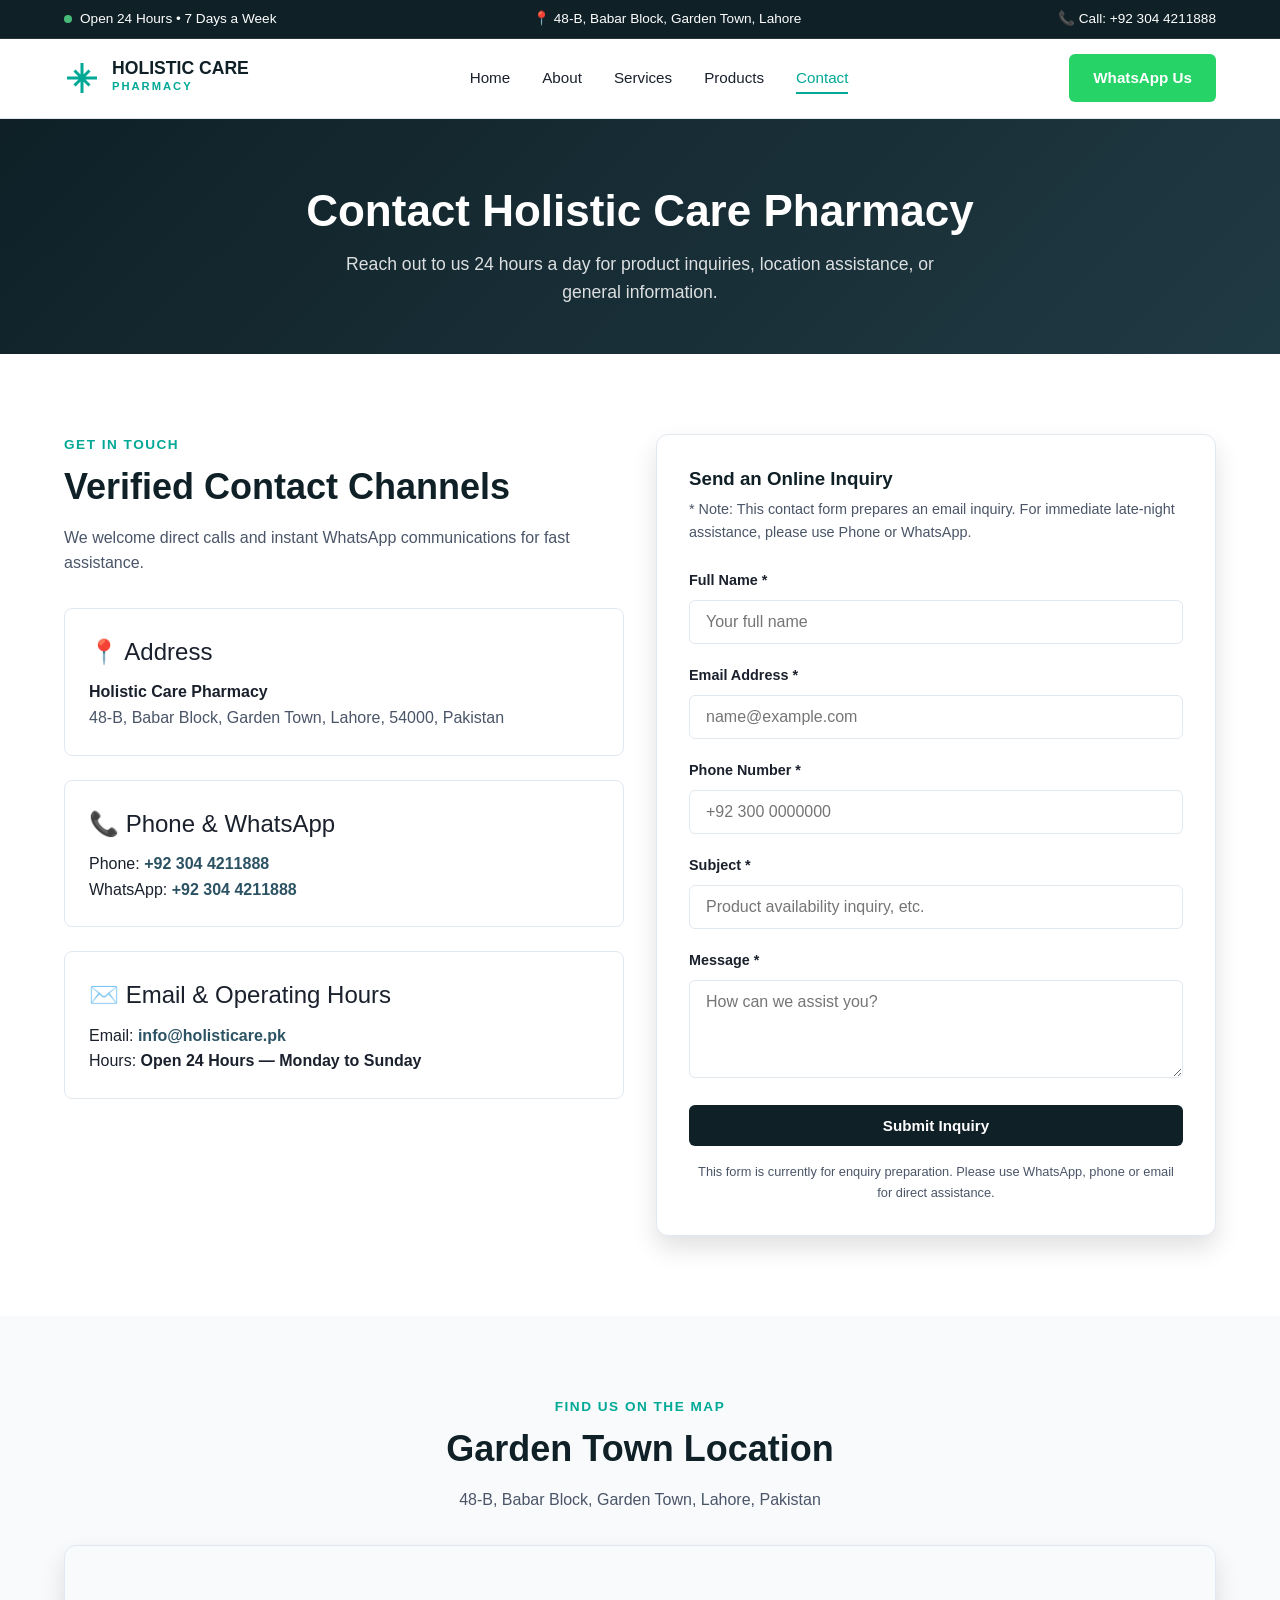
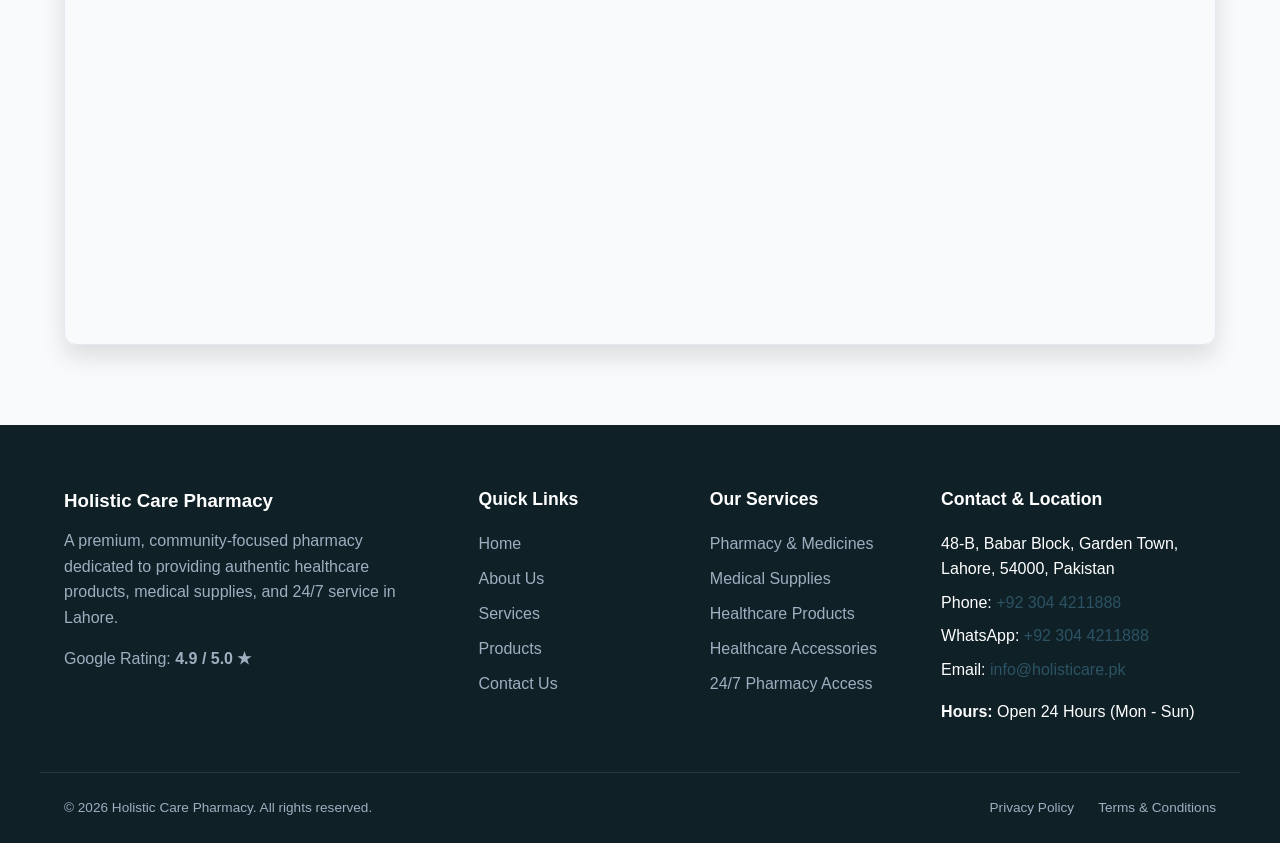
<file: contact.html>
<!DOCTYPE html>
<html lang="en">
<head>
  <meta charset="UTF-8">
  <meta name="viewport" content="width=device-width, initial-scale=1.0">
  <title>Contact Us | Holistic Care Pharmacy Garden Town Lahore</title>
  <meta name="description" content="Contact Holistic Care Pharmacy in Babar Block, Garden Town, Lahore. Call +92 304 4211888 or WhatsApp us 24/7. Address, map location, and direct inquiry form.">
  <link rel="canonical" href="https://holisticare.pk/contact.html">
  <meta name="robots" content="index, follow">

  <meta property="og:type" content="website">
  <meta property="og:title" content="Contact Us | Holistic Care Pharmacy Lahore">
  <meta property="og:description" content="24/7 Phone and WhatsApp contact details for Holistic Care Pharmacy in Babar Block, Garden Town, Lahore.">
  <meta property="og:url" content="https://holisticare.pk/contact.html">

  <link rel="stylesheet" href="style.css">
</head>
<body>

  <!-- Announcement Bar -->
  <div class="announcement-bar">
    <div class="container announcement-content">
      <div class="announcement-item">
        <span class="badge-dot"></span>
        <span>Open 24 Hours • 7 Days a Week</span>
      </div>
      <div class="announcement-item">
        <span>📍 48-B, Babar Block, Garden Town, Lahore</span>
      </div>
      <div class="announcement-item">
        <span>📞 Call: +92 304 4211888</span>
      </div>
    </div>
  </div>

  <!-- Header -->
  <header class="site-header">
    <div class="container header-container">
      <a href="index.html" class="logo" aria-label="Holistic Care Pharmacy Home">
        <svg class="logo-icon" width="36" height="36" viewBox="0 0 24 24" fill="none" stroke="currentColor" stroke-width="2">
          <path d="M12 2v20M2 12h20M7 7l10 10M17 7L7 17"/>
        </svg>
        <div class="logo-text">
          <span class="brand-name">HOLISTIC CARE</span>
          <span class="brand-sub">PHARMACY</span>
        </div>
      </a>

      <nav class="desktop-nav" aria-label="Main Navigation">
        <a href="index.html" class="nav-link">Home</a>
        <a href="about.html" class="nav-link">About</a>
        <a href="services.html" class="nav-link">Services</a>
        <a href="products.html" class="nav-link">Products</a>
        <a href="contact.html" class="nav-link active">Contact</a>
      </nav>

      <div class="header-actions">
        <a href="https://wa.me/923044211888" target="_blank" rel="noopener noreferrer" class="btn btn-whatsapp header-btn">WhatsApp Us</a>
        <button class="hamburger-btn" id="hamburgerBtn" aria-label="Open navigation" aria-expanded="false" aria-controls="mobileNavMenu">
          <span class="hamburger-bar"></span>
          <span class="hamburger-bar"></span>
          <span class="hamburger-bar"></span>
        </button>
      </div>
    </div>
  </header>

  <!-- Mobile Nav -->
  <div class="mobile-nav-overlay" id="mobileNavMenu" role="dialog" aria-modal="true" aria-label="Mobile Navigation">
    <div class="mobile-nav-header">
      <div class="logo-text">
        <span class="brand-name">HOLISTIC CARE</span>
        <span class="brand-sub">PHARMACY</span>
      </div>
      <button class="close-btn" id="closeNavBtn" aria-label="Close navigation">&times;</button>
    </div>
    <nav class="mobile-nav-links">
      <a href="index.html" class="mobile-nav-link">Home</a>
      <a href="about.html" class="mobile-nav-link">About</a>
      <a href="services.html" class="mobile-nav-link">Services</a>
      <a href="products.html" class="mobile-nav-link">Products</a>
      <a href="contact.html" class="mobile-nav-link active">Contact</a>
    </nav>
    <div class="mobile-nav-footer">
      <a href="tel:+923044211888" class="btn btn-primary" style="width:100%; text-align:center;">Call +92 304 4211888</a>
      <a href="https://wa.me/923044211888" target="_blank" rel="noopener noreferrer" class="btn btn-whatsapp" style="width:100%; text-align:center;">WhatsApp Us</a>
    </div>
  </div>

  <main>
    <!-- Page Header -->
    <section class="page-header">
      <div class="container">
        <h1>Contact Holistic Care Pharmacy</h1>
        <p>Reach out to us 24 hours a day for product inquiries, location assistance, or general information.</p>
      </div>
    </section>

    <!-- Main Contact Info & Form Grid -->
    <section class="section-padding">
      <div class="container">
        <div class="grid grid-2">
          
          <!-- Contact Details Column -->
          <div>
            <span class="section-subtitle">GET IN TOUCH</span>
            <h2 class="section-title">Verified Contact Channels</h2>
            <p class="text-muted" style="margin-bottom: 2rem;">
              We welcome direct calls and instant WhatsApp communications for fast assistance.
            </p>

            <div style="display:flex; flex-direction:column; gap:1.5rem;">
              
              <div class="contact-info-card" style="padding:1.5rem; background:#ffffff; border-radius:8px; border:1px solid var(--neutral-border);">
                <div style="font-size:1.5rem; margin-bottom:0.5rem;">📍 Address</div>
                <p><strong>Holistic Care Pharmacy</strong></p>
                <p class="text-muted">48-B, Babar Block, Garden Town, Lahore, 54000, Pakistan</p>
              </div>

              <div class="contact-info-card" style="padding:1.5rem; background:#ffffff; border-radius:8px; border:1px solid var(--neutral-border);">
                <div style="font-size:1.5rem; margin-bottom:0.5rem;">📞 Phone & WhatsApp</div>
                <p>Phone: <a href="tel:+923044211888" style="color:var(--accent-teal); font-weight:600;">+92 304 4211888</a></p>
                <p>WhatsApp: <a href="https://wa.me/923044211888" style="color:var(--accent-teal); font-weight:600;">+92 304 4211888</a></p>
              </div>

              <div class="contact-info-card" style="padding:1.5rem; background:#ffffff; border-radius:8px; border:1px solid var(--neutral-border);">
                <div style="font-size:1.5rem; margin-bottom:0.5rem;">✉️ Email & Operating Hours</div>
                <p>Email: <a href="mailto:info@holisticare.pk" style="color:var(--accent-teal); font-weight:600;">info@holisticare.pk</a></p>
                <p>Hours: <strong>Open 24 Hours — Monday to Sunday</strong></p>
              </div>

            </div>
          </div>

          <!-- Contact Form Column -->
          <div>
            <div style="background:#ffffff; padding:2rem; border-radius:12px; border:1px solid var(--neutral-border);" class="shadow-lg">
              <h3 style="color:var(--primary-navy); margin-bottom:0.5rem;">Send an Online Inquiry</h3>
              <p class="text-muted" style="font-size:0.9rem; margin-bottom:1.5rem;">
                * Note: This contact form prepares an email inquiry. For immediate late-night assistance, please use Phone or WhatsApp.
              </p>

              <div id="formFeedback" class="form-feedback"></div>

              <form id="contactForm" novalidate>
                <div class="form-group">
                  <label for="fullName">Full Name *</label>
                  <input type="text" id="fullName" class="form-control" placeholder="Your full name" required>
                </div>

                <div class="form-group">
                  <label for="emailAddress">Email Address *</label>
                  <input type="email" id="emailAddress" class="form-control" placeholder="name@example.com" required>
                </div>

                <div class="form-group">
                  <label for="phoneNumber">Phone Number *</label>
                  <input type="tel" id="phoneNumber" class="form-control" placeholder="+92 300 0000000" required>
                </div>

                <div class="form-group">
                  <label for="subject">Subject *</label>
                  <input type="text" id="subject" class="form-control" placeholder="Product availability inquiry, etc." required>
                </div>

                <div class="form-group">
                  <label for="message">Message *</label>
                  <textarea id="message" class="form-control" rows="4" placeholder="How can we assist you?" required></textarea>
                </div>

                <button type="submit" class="btn btn-primary" style="width:100%;">Submit Inquiry</button>
              </form>

              <p class="text-muted text-center" style="font-size:0.8rem; margin-top:1rem;">
                This form is currently for enquiry preparation. Please use WhatsApp, phone or email for direct assistance.
              </p>
            </div>
          </div>

        </div>
      </div>
    </section>

    <!-- Google Map Embed Section -->
    <section class="section-padding bg-light">
      <div class="container">
        <div class="text-center" style="max-width:700px; margin:0 auto 2rem;">
          <span class="section-subtitle">FIND US ON THE MAP</span>
          <h2 class="section-title">Garden Town Location</h2>
          <p class="text-muted">48-B, Babar Block, Garden Town, Lahore, Pakistan</p>
        </div>

        <div style="width:100%; height:400px; border-radius:12px; overflow:hidden; border:1px solid var(--neutral-border);" class="shadow-lg">
          <iframe 
            title="Holistic Care Pharmacy Location Map" 
            src="https://www.google.com/maps/embed?pb=!1m18!1m12!1m3!1d3402.571439243764!2d74.3188!3d31.5033!2m3!1f0!2f0!3f0!3m2!1i1024!2i768!4f13.1!3m3!1m2!1s0x0%3A0x0!2zMzHCsDMwJzExLjkiTiA3NMKwMTknMDcuNyJF!5e0!3m2!1sen!2spk!4v1680000000000!5m2!1sen!2spk" 
            width="100%" 
            height="100%" 
            style="border:0;" 
            allowfullscreen="" 
            loading="lazy" 
            referrerpolicy="no-referrer-when-downgrade">
          </iframe>
        </div>
      </div>
    </section>
  </main>

  <!-- Footer -->
  <footer class="site-footer">
    <div class="container footer-grid">
      <div class="footer-col">
        <h3>Holistic Care Pharmacy</h3>
        <p class="text-muted" style="color: #a0aec0; margin-bottom: 1rem;">
          A premium, community-focused pharmacy dedicated to providing authentic healthcare products, medical supplies, and 24/7 service in Lahore.
        </p>
        <p class="text-muted" style="color: #a0aec0;">Google Rating: <strong>4.9 / 5.0 ★</strong></p>
      </div>

      <div class="footer-col">
        <h4>Quick Links</h4>
        <ul class="footer-links">
          <li><a href="index.html">Home</a></li>
          <li><a href="about.html">About Us</a></li>
          <li><a href="services.html">Services</a></li>
          <li><a href="products.html">Products</a></li>
          <li><a href="contact.html">Contact Us</a></li>
        </ul>
      </div>

      <div class="footer-col">
        <h4>Our Services</h4>
        <ul class="footer-links">
          <li><a href="services.html">Pharmacy & Medicines</a></li>
          <li><a href="services.html">Medical Supplies</a></li>
          <li><a href="services.html">Healthcare Products</a></li>
          <li><a href="services.html">Healthcare Accessories</a></li>
          <li><a href="services.html">24/7 Pharmacy Access</a></li>
        </ul>
      </div>

      <div class="footer-col">
        <h4>Contact & Location</h4>
        <p style="margin-bottom:0.5rem;">48-B, Babar Block, Garden Town, Lahore, 54000, Pakistan</p>
        <p style="margin-bottom:0.5rem;">Phone: <a href="tel:+923044211888" style="color:var(--accent-teal);">+92 304 4211888</a></p>
        <p style="margin-bottom:0.5rem;">WhatsApp: <a href="https://wa.me/923044211888" style="color:var(--accent-teal);">+92 304 4211888</a></p>
        <p style="margin-bottom:0.5rem;">Email: <a href="mailto:info@holisticare.pk" style="color:var(--accent-teal);">info@holisticare.pk</a></p>
        <p style="margin-top:1rem;"><strong>Hours:</strong> Open 24 Hours (Mon - Sun)</p>
      </div>
    </div>

    <div class="footer-bottom">
      <div class="container footer-bottom-content">
        <p>&copy; 2026 Holistic Care Pharmacy. All rights reserved.</p>
        <div class="legal-links">
          <a href="privacy-policy.html">Privacy Policy</a>
          <a href="terms.html">Terms & Conditions</a>
        </div>
      </div>
    </div>
  </footer>

  <script src="https://cdnjs.cloudflare.com/ajax/libs/gsap/3.12.2/gsap.min.js" defer></script>
  <script src="main.js" defer></script>
  <script src="animations.js" defer></script>
</body>
</html>
</file>
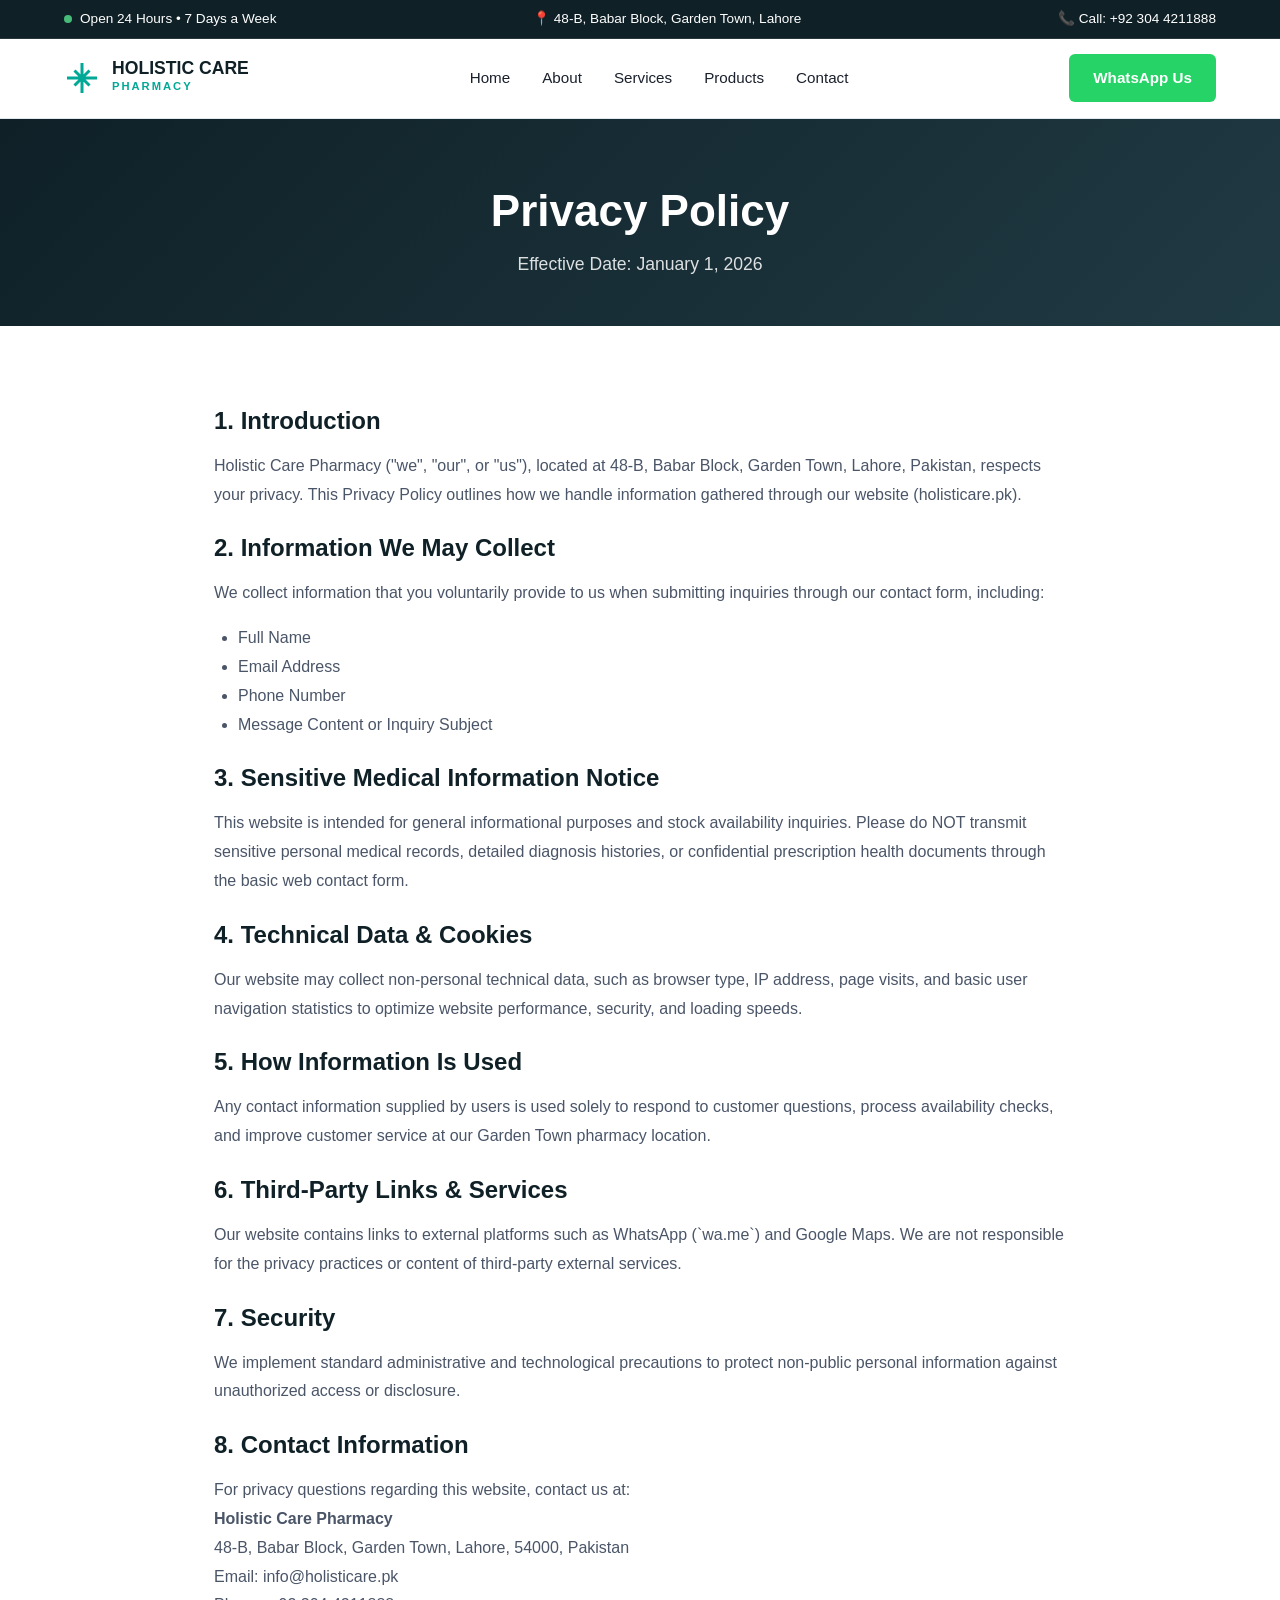
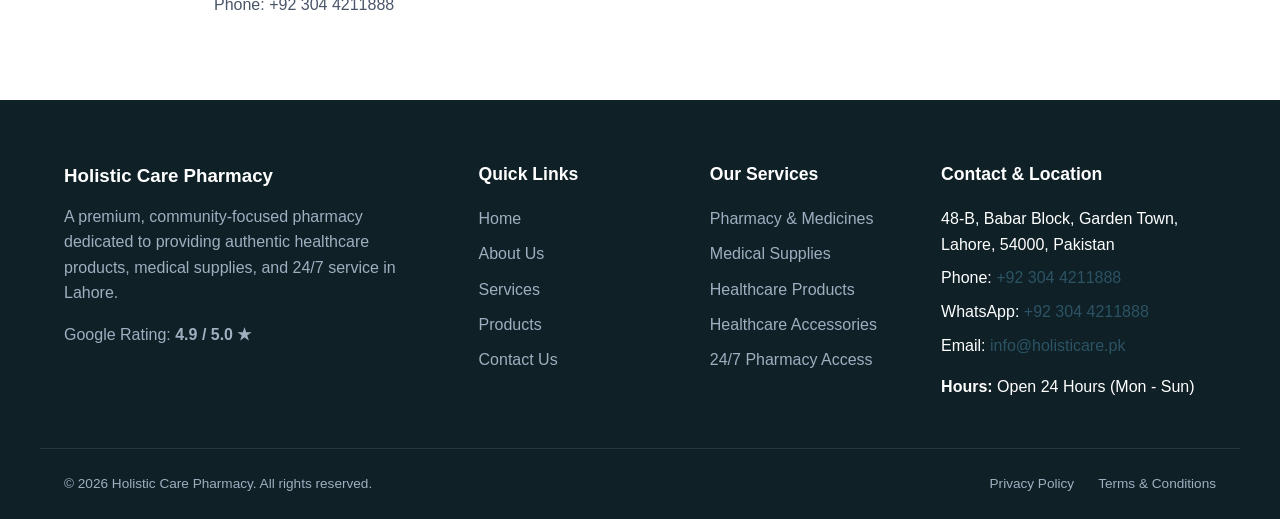
<file: privacy-policy.html>
<!DOCTYPE html>
<html lang="en">
<head>
  <meta charset="UTF-8">
  <meta name="viewport" content="width=device-width, initial-scale=1.0">
  <title>Privacy Policy | Holistic Care Pharmacy</title>
  <meta name="description" content="Privacy Policy of Holistic Care Pharmacy, Garden Town, Lahore. Information handling practices, cookies, and user privacy details.">
  <link rel="canonical" href="https://holisticare.pk/privacy-policy.html">
  <meta name="robots" content="index, follow">
  <link rel="stylesheet" href="style.css">
</head>
<body>

  <!-- Announcement Bar -->
  <div class="announcement-bar">
    <div class="container announcement-content">
      <div class="announcement-item">
        <span class="badge-dot"></span>
        <span>Open 24 Hours • 7 Days a Week</span>
      </div>
      <div class="announcement-item">
        <span>📍 48-B, Babar Block, Garden Town, Lahore</span>
      </div>
      <div class="announcement-item">
        <span>📞 Call: +92 304 4211888</span>
      </div>
    </div>
  </div>

  <!-- Header -->
  <header class="site-header">
    <div class="container header-container">
      <a href="index.html" class="logo" aria-label="Holistic Care Pharmacy Home">
        <svg class="logo-icon" width="36" height="36" viewBox="0 0 24 24" fill="none" stroke="currentColor" stroke-width="2">
          <path d="M12 2v20M2 12h20M7 7l10 10M17 7L7 17"/>
        </svg>
        <div class="logo-text">
          <span class="brand-name">HOLISTIC CARE</span>
          <span class="brand-sub">PHARMACY</span>
        </div>
      </a>

      <nav class="desktop-nav" aria-label="Main Navigation">
        <a href="index.html" class="nav-link">Home</a>
        <a href="about.html" class="nav-link">About</a>
        <a href="services.html" class="nav-link">Services</a>
        <a href="products.html" class="nav-link">Products</a>
        <a href="contact.html" class="nav-link">Contact</a>
      </nav>

      <div class="header-actions">
        <a href="https://wa.me/923044211888" target="_blank" rel="noopener noreferrer" class="btn btn-whatsapp header-btn">WhatsApp Us</a>
        <button class="hamburger-btn" id="hamburgerBtn" aria-label="Open navigation" aria-expanded="false" aria-controls="mobileNavMenu">
          <span class="hamburger-bar"></span>
          <span class="hamburger-bar"></span>
          <span class="hamburger-bar"></span>
        </button>
      </div>
    </div>
  </header>

  <!-- Mobile Nav -->
  <div class="mobile-nav-overlay" id="mobileNavMenu" role="dialog" aria-modal="true" aria-label="Mobile Navigation">
    <div class="mobile-nav-header">
      <div class="logo-text">
        <span class="brand-name">HOLISTIC CARE</span>
        <span class="brand-sub">PHARMACY</span>
      </div>
      <button class="close-btn" id="closeNavBtn" aria-label="Close navigation">&times;</button>
    </div>
    <nav class="mobile-nav-links">
      <a href="index.html" class="mobile-nav-link">Home</a>
      <a href="about.html" class="mobile-nav-link">About</a>
      <a href="services.html" class="mobile-nav-link">Services</a>
      <a href="products.html" class="mobile-nav-link">Products</a>
      <a href="contact.html" class="mobile-nav-link">Contact</a>
    </nav>
    <div class="mobile-nav-footer">
      <a href="tel:+923044211888" class="btn btn-primary" style="width:100%; text-align:center;">Call +92 304 4211888</a>
      <a href="https://wa.me/923044211888" target="_blank" rel="noopener noreferrer" class="btn btn-whatsapp" style="width:100%; text-align:center;">WhatsApp Us</a>
    </div>
  </div>

  <main>
    <section class="page-header">
      <div class="container">
        <h1>Privacy Policy</h1>
        <p>Effective Date: January 1, 2026</p>
      </div>
    </section>

    <section class="section-padding">
      <div class="container" style="max-width: 900px; line-height: 1.8;">
        
        <h2 style="color:var(--primary-navy); margin-bottom:1rem;">1. Introduction</h2>
        <p class="text-muted" style="margin-bottom:1.5rem;">
          Holistic Care Pharmacy ("we", "our", or "us"), located at 48-B, Babar Block, Garden Town, Lahore, Pakistan, respects your privacy. This Privacy Policy outlines how we handle information gathered through our website (holisticare.pk).
        </p>

        <h2 style="color:var(--primary-navy); margin-bottom:1rem;">2. Information We May Collect</h2>
        <p class="text-muted" style="margin-bottom:1rem;">
          We collect information that you voluntarily provide to us when submitting inquiries through our contact form, including:
        </p>
        <ul style="list-style:disc; margin-left:1.5rem; margin-bottom:1.5rem; color:var(--text-muted);">
          <li>Full Name</li>
          <li>Email Address</li>
          <li>Phone Number</li>
          <li>Message Content or Inquiry Subject</li>
        </ul>

        <h2 style="color:var(--primary-navy); margin-bottom:1rem;">3. Sensitive Medical Information Notice</h2>
        <p class="text-muted" style="margin-bottom:1.5rem;">
          This website is intended for general informational purposes and stock availability inquiries. Please do NOT transmit sensitive personal medical records, detailed diagnosis histories, or confidential prescription health documents through the basic web contact form.
        </p>

        <h2 style="color:var(--primary-navy); margin-bottom:1rem;">4. Technical Data & Cookies</h2>
        <p class="text-muted" style="margin-bottom:1.5rem;">
          Our website may collect non-personal technical data, such as browser type, IP address, page visits, and basic user navigation statistics to optimize website performance, security, and loading speeds.
        </p>

        <h2 style="color:var(--primary-navy); margin-bottom:1rem;">5. How Information Is Used</h2>
        <p class="text-muted" style="margin-bottom:1.5rem;">
          Any contact information supplied by users is used solely to respond to customer questions, process availability checks, and improve customer service at our Garden Town pharmacy location.
        </p>

        <h2 style="color:var(--primary-navy); margin-bottom:1rem;">6. Third-Party Links & Services</h2>
        <p class="text-muted" style="margin-bottom:1.5rem;">
          Our website contains links to external platforms such as WhatsApp (`wa.me`) and Google Maps. We are not responsible for the privacy practices or content of third-party external services.
        </p>

        <h2 style="color:var(--primary-navy); margin-bottom:1rem;">7. Security</h2>
        <p class="text-muted" style="margin-bottom:1.5rem;">
          We implement standard administrative and technological precautions to protect non-public personal information against unauthorized access or disclosure.
        </p>

        <h2 style="color:var(--primary-navy); margin-bottom:1rem;">8. Contact Information</h2>
        <p class="text-muted">
          For privacy questions regarding this website, contact us at:
          <br><strong>Holistic Care Pharmacy</strong>
          <br>48-B, Babar Block, Garden Town, Lahore, 54000, Pakistan
          <br>Email: info@holisticare.pk
          <br>Phone: +92 304 4211888
        </p>

      </div>
    </section>
  </main>

  <!-- Footer -->
  <footer class="site-footer">
    <div class="container footer-grid">
      <div class="footer-col">
        <h3>Holistic Care Pharmacy</h3>
        <p class="text-muted" style="color: #a0aec0; margin-bottom: 1rem;">
          A premium, community-focused pharmacy dedicated to providing authentic healthcare products, medical supplies, and 24/7 service in Lahore.
        </p>
        <p class="text-muted" style="color: #a0aec0;">Google Rating: <strong>4.9 / 5.0 ★</strong></p>
      </div>

      <div class="footer-col">
        <h4>Quick Links</h4>
        <ul class="footer-links">
          <li><a href="index.html">Home</a></li>
          <li><a href="about.html">About Us</a></li>
          <li><a href="services.html">Services</a></li>
          <li><a href="products.html">Products</a></li>
          <li><a href="contact.html">Contact Us</a></li>
        </ul>
      </div>

      <div class="footer-col">
        <h4>Our Services</h4>
        <ul class="footer-links">
          <li><a href="services.html">Pharmacy & Medicines</a></li>
          <li><a href="services.html">Medical Supplies</a></li>
          <li><a href="services.html">Healthcare Products</a></li>
          <li><a href="services.html">Healthcare Accessories</a></li>
          <li><a href="services.html">24/7 Pharmacy Access</a></li>
        </ul>
      </div>

      <div class="footer-col">
        <h4>Contact & Location</h4>
        <p style="margin-bottom:0.5rem;">48-B, Babar Block, Garden Town, Lahore, 54000, Pakistan</p>
        <p style="margin-bottom:0.5rem;">Phone: <a href="tel:+923044211888" style="color:var(--accent-teal);">+92 304 4211888</a></p>
        <p style="margin-bottom:0.5rem;">WhatsApp: <a href="https://wa.me/923044211888" style="color:var(--accent-teal);">+92 304 4211888</a></p>
        <p style="margin-bottom:0.5rem;">Email: <a href="mailto:info@holisticare.pk" style="color:var(--accent-teal);">info@holisticare.pk</a></p>
        <p style="margin-top:1rem;"><strong>Hours:</strong> Open 24 Hours (Mon - Sun)</p>
      </div>
    </div>

    <div class="footer-bottom">
      <div class="container footer-bottom-content">
        <p>&copy; 2026 Holistic Care Pharmacy. All rights reserved.</p>
        <div class="legal-links">
          <a href="privacy-policy.html">Privacy Policy</a>
          <a href="terms.html">Terms & Conditions</a>
        </div>
      </div>
    </div>
  </footer>

  <script src="main.js" defer></script>
</body>
</html>
</file>
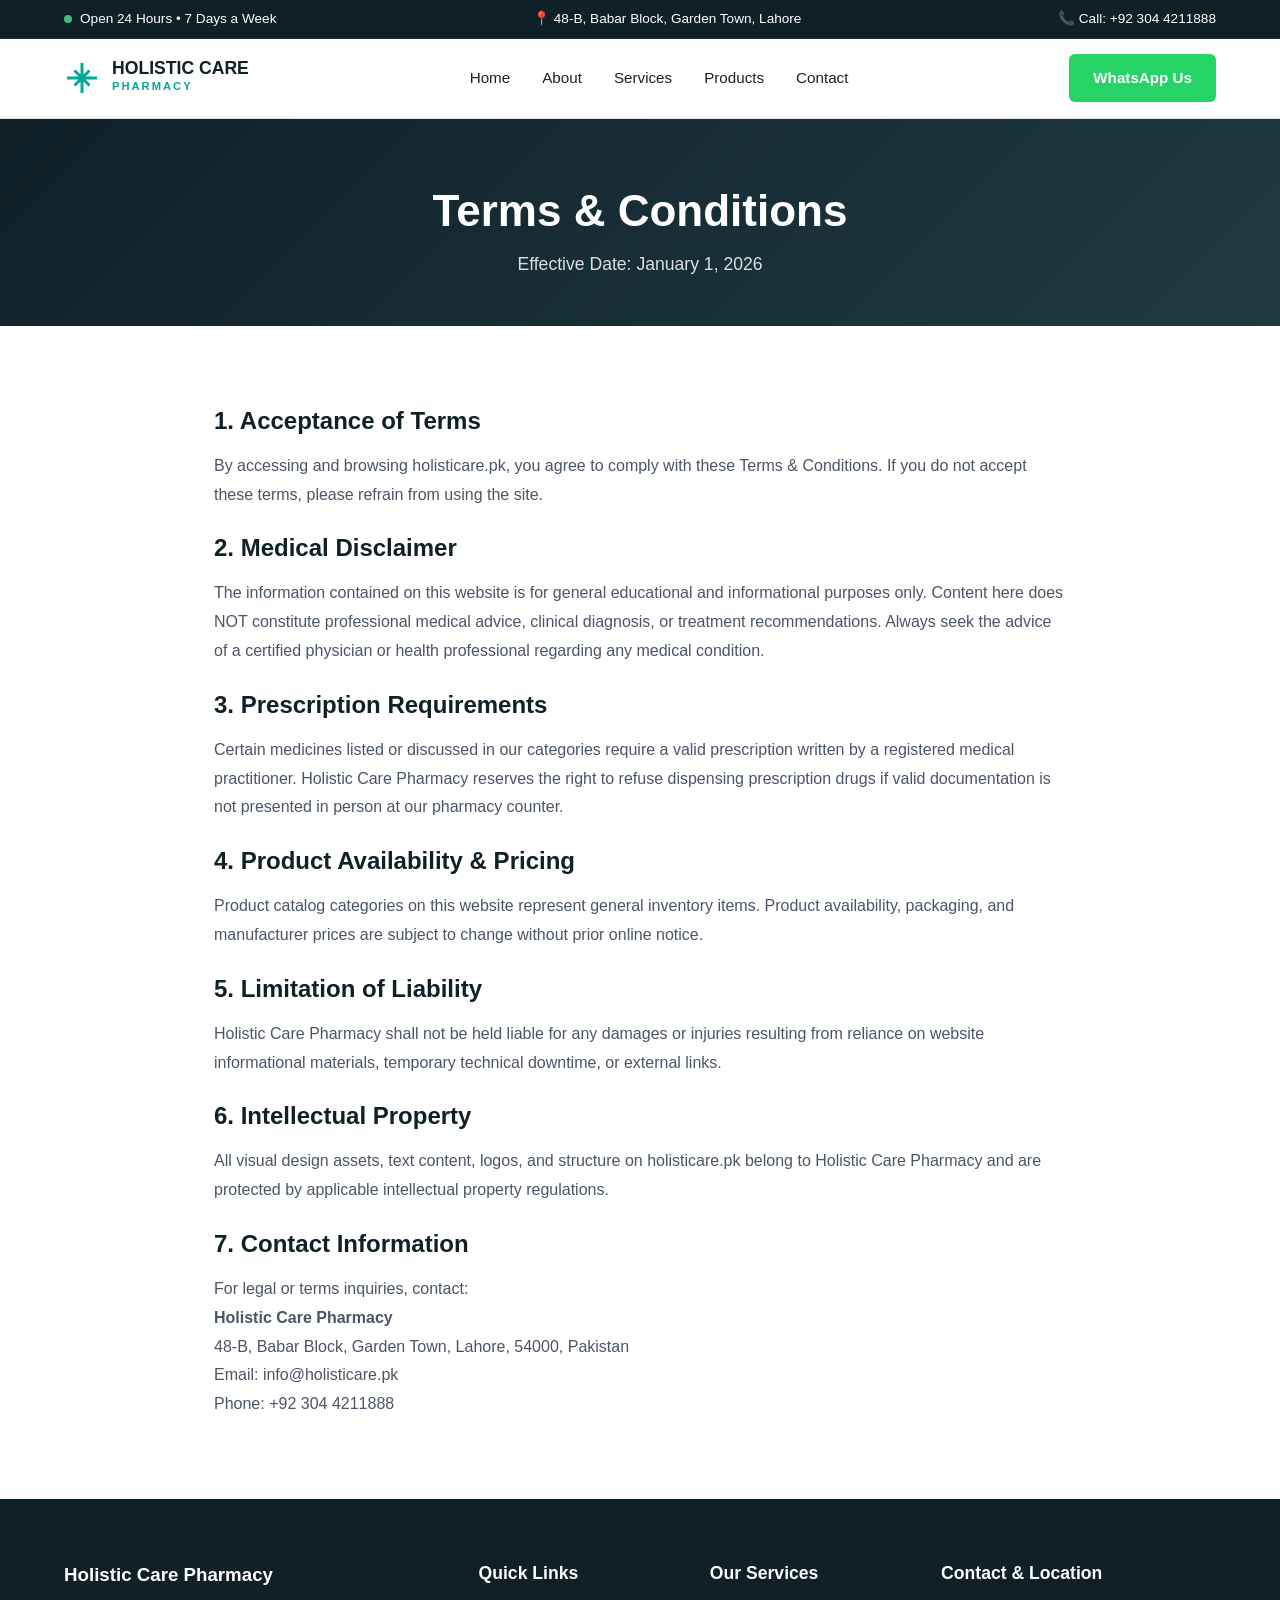
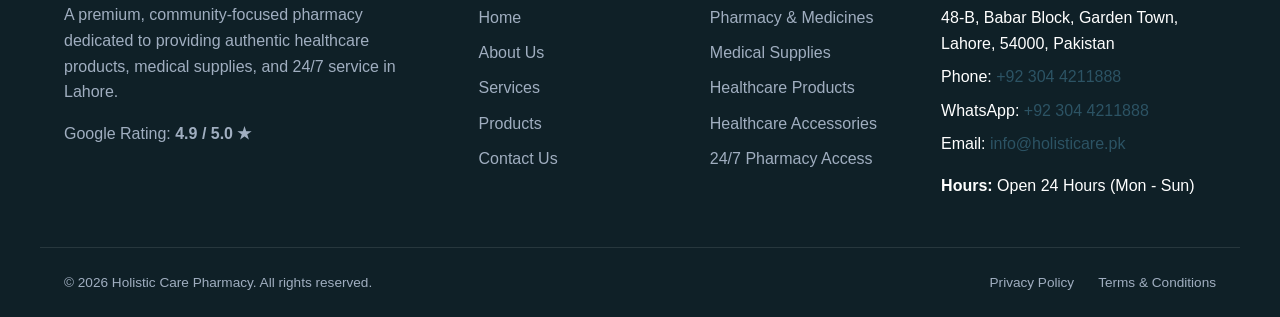
<file: terms.html>
<!DOCTYPE html>
<html lang="en">
<head>
  <meta charset="UTF-8">
  <meta name="viewport" content="width=device-width, initial-scale=1.0">
  <title>Terms & Conditions | Holistic Care Pharmacy</title>
  <meta name="description" content="Terms & Conditions for website usage of Holistic Care Pharmacy, Garden Town, Lahore. Medical disclaimer and prescription guidelines.">
  <link rel="canonical" href="https://holisticare.pk/terms.html">
  <meta name="robots" content="index, follow">
  <link rel="stylesheet" href="style.css">
</head>
<body>

  <!-- Announcement Bar -->
  <div class="announcement-bar">
    <div class="container announcement-content">
      <div class="announcement-item">
        <span class="badge-dot"></span>
        <span>Open 24 Hours • 7 Days a Week</span>
      </div>
      <div class="announcement-item">
        <span>📍 48-B, Babar Block, Garden Town, Lahore</span>
      </div>
      <div class="announcement-item">
        <span>📞 Call: +92 304 4211888</span>
      </div>
    </div>
  </div>

  <!-- Header -->
  <header class="site-header">
    <div class="container header-container">
      <a href="index.html" class="logo" aria-label="Holistic Care Pharmacy Home">
        <svg class="logo-icon" width="36" height="36" viewBox="0 0 24 24" fill="none" stroke="currentColor" stroke-width="2">
          <path d="M12 2v20M2 12h20M7 7l10 10M17 7L7 17"/>
        </svg>
        <div class="logo-text">
          <span class="brand-name">HOLISTIC CARE</span>
          <span class="brand-sub">PHARMACY</span>
        </div>
      </a>

      <nav class="desktop-nav" aria-label="Main Navigation">
        <a href="index.html" class="nav-link">Home</a>
        <a href="about.html" class="nav-link">About</a>
        <a href="services.html" class="nav-link">Services</a>
        <a href="products.html" class="nav-link">Products</a>
        <a href="contact.html" class="nav-link">Contact</a>
      </nav>

      <div class="header-actions">
        <a href="https://wa.me/923044211888" target="_blank" rel="noopener noreferrer" class="btn btn-whatsapp header-btn">WhatsApp Us</a>
        <button class="hamburger-btn" id="hamburgerBtn" aria-label="Open navigation" aria-expanded="false" aria-controls="mobileNavMenu">
          <span class="hamburger-bar"></span>
          <span class="hamburger-bar"></span>
          <span class="hamburger-bar"></span>
        </button>
      </div>
    </div>
  </header>

  <!-- Mobile Nav -->
  <div class="mobile-nav-overlay" id="mobileNavMenu" role="dialog" aria-modal="true" aria-label="Mobile Navigation">
    <div class="mobile-nav-header">
      <div class="logo-text">
        <span class="brand-name">HOLISTIC CARE</span>
        <span class="brand-sub">PHARMACY</span>
      </div>
      <button class="close-btn" id="closeNavBtn" aria-label="Close navigation">&times;</button>
    </div>
    <nav class="mobile-nav-links">
      <a href="index.html" class="mobile-nav-link">Home</a>
      <a href="about.html" class="mobile-nav-link">About</a>
      <a href="services.html" class="mobile-nav-link">Services</a>
      <a href="products.html" class="mobile-nav-link">Products</a>
      <a href="contact.html" class="mobile-nav-link">Contact</a>
    </nav>
    <div class="mobile-nav-footer">
      <a href="tel:+923044211888" class="btn btn-primary" style="width:100%; text-align:center;">Call +92 304 4211888</a>
      <a href="https://wa.me/923044211888" target="_blank" rel="noopener noreferrer" class="btn btn-whatsapp" style="width:100%; text-align:center;">WhatsApp Us</a>
    </div>
  </div>

  <main>
    <section class="page-header">
      <div class="container">
        <h1>Terms & Conditions</h1>
        <p>Effective Date: January 1, 2026</p>
      </div>
    </section>

    <section class="section-padding">
      <div class="container" style="max-width: 900px; line-height: 1.8;">
        
        <h2 style="color:var(--primary-navy); margin-bottom:1rem;">1. Acceptance of Terms</h2>
        <p class="text-muted" style="margin-bottom:1.5rem;">
          By accessing and browsing holisticare.pk, you agree to comply with these Terms & Conditions. If you do not accept these terms, please refrain from using the site.
        </p>

        <h2 style="color:var(--primary-navy); margin-bottom:1rem;">2. Medical Disclaimer</h2>
        <p class="text-muted" style="margin-bottom:1.5rem;">
          The information contained on this website is for general educational and informational purposes only. Content here does NOT constitute professional medical advice, clinical diagnosis, or treatment recommendations. Always seek the advice of a certified physician or health professional regarding any medical condition.
        </p>

        <h2 style="color:var(--primary-navy); margin-bottom:1rem;">3. Prescription Requirements</h2>
        <p class="text-muted" style="margin-bottom:1.5rem;">
          Certain medicines listed or discussed in our categories require a valid prescription written by a registered medical practitioner. Holistic Care Pharmacy reserves the right to refuse dispensing prescription drugs if valid documentation is not presented in person at our pharmacy counter.
        </p>

        <h2 style="color:var(--primary-navy); margin-bottom:1rem;">4. Product Availability & Pricing</h2>
        <p class="text-muted" style="margin-bottom:1.5rem;">
          Product catalog categories on this website represent general inventory items. Product availability, packaging, and manufacturer prices are subject to change without prior online notice.
        </p>

        <h2 style="color:var(--primary-navy); margin-bottom:1rem;">5. Limitation of Liability</h2>
        <p class="text-muted" style="margin-bottom:1.5rem;">
          Holistic Care Pharmacy shall not be held liable for any damages or injuries resulting from reliance on website informational materials, temporary technical downtime, or external links.
        </p>

        <h2 style="color:var(--primary-navy); margin-bottom:1rem;">6. Intellectual Property</h2>
        <p class="text-muted" style="margin-bottom:1.5rem;">
          All visual design assets, text content, logos, and structure on holisticare.pk belong to Holistic Care Pharmacy and are protected by applicable intellectual property regulations.
        </p>

        <h2 style="color:var(--primary-navy); margin-bottom:1rem;">7. Contact Information</h2>
        <p class="text-muted">
          For legal or terms inquiries, contact:
          <br><strong>Holistic Care Pharmacy</strong>
          <br>48-B, Babar Block, Garden Town, Lahore, 54000, Pakistan
          <br>Email: info@holisticare.pk
          <br>Phone: +92 304 4211888
        </p>

      </div>
    </section>
  </main>

  <!-- Footer -->
  <footer class="site-footer">
    <div class="container footer-grid">
      <div class="footer-col">
        <h3>Holistic Care Pharmacy</h3>
        <p class="text-muted" style="color: #a0aec0; margin-bottom: 1rem;">
          A premium, community-focused pharmacy dedicated to providing authentic healthcare products, medical supplies, and 24/7 service in Lahore.
        </p>
        <p class="text-muted" style="color: #a0aec0;">Google Rating: <strong>4.9 / 5.0 ★</strong></p>
      </div>

      <div class="footer-col">
        <h4>Quick Links</h4>
        <ul class="footer-links">
          <li><a href="index.html">Home</a></li>
          <li><a href="about.html">About Us</a></li>
          <li><a href="services.html">Services</a></li>
          <li><a href="products.html">Products</a></li>
          <li><a href="contact.html">Contact Us</a></li>
        </ul>
      </div>

      <div class="footer-col">
        <h4>Our Services</h4>
        <ul class="footer-links">
          <li><a href="services.html">Pharmacy & Medicines</a></li>
          <li><a href="services.html">Medical Supplies</a></li>
          <li><a href="services.html">Healthcare Products</a></li>
          <li><a href="services.html">Healthcare Accessories</a></li>
          <li><a href="services.html">24/7 Pharmacy Access</a></li>
        </ul>
      </div>

      <div class="footer-col">
        <h4>Contact & Location</h4>
        <p style="margin-bottom:0.5rem;">48-B, Babar Block, Garden Town, Lahore, 54000, Pakistan</p>
        <p style="margin-bottom:0.5rem;">Phone: <a href="tel:+923044211888" style="color:var(--accent-teal);">+92 304 4211888</a></p>
        <p style="margin-bottom:0.5rem;">WhatsApp: <a href="https://wa.me/923044211888" style="color:var(--accent-teal);">+92 304 4211888</a></p>
        <p style="margin-bottom:0.5rem;">Email: <a href="mailto:info@holisticare.pk" style="color:var(--accent-teal);">info@holisticare.pk</a></p>
        <p style="margin-top:1rem;"><strong>Hours:</strong> Open 24 Hours (Mon - Sun)</p>
      </div>
    </div>

    <div class="footer-bottom">
      <div class="container footer-bottom-content">
        <p>&copy; 2026 Holistic Care Pharmacy. All rights reserved.</p>
        <div class="legal-links">
          <a href="privacy-policy.html">Privacy Policy</a>
          <a href="terms.html">Terms & Conditions</a>
        </div>
      </div>
    </div>
  </footer>

  <script src="main.js" defer></script>
</body>
</html>
</file>
<file: style.css>
/* ==========================================================================
   HOLISTIC CARE PHARMACY - PRODUCTION DESIGN SYSTEM & STYLES
   ========================================================================== */

/* --- CSS Variables & Design Tokens --- */
:root {
  --primary-navy: #0F2027;
  --primary-blue: #203A43;
  --accent-teal: #2C5364;
  --teal-bright: #00A896;
  --whatsapp-green: #25D366;
  --whatsapp-hover: #1EBE5D;
  
  --bg-light: #F8FAFC;
  --bg-white: #FFFFFF;
  --text-dark: #1A202C;
  --text-muted: #4A5568;
  --neutral-border: #E2E8F0;
  
  --font-family: -apple-system, BlinkMacSystemFont, "Segoe UI", Roboto, Helvetica, Arial, sans-serif;
  --max-width: 1200px;
  --header-height: 80px;
  
  --transition: all 0.3s cubic-bezier(0.16, 1, 0.3, 1);
  --shadow-sm: 0 2px 4px rgba(0,0,0,0.04);
  --shadow-md: 0 4px 12px rgba(0,0,0,0.08);
  --shadow-lg: 0 12px 24px rgba(0,0,0,0.12);
}

/* --- Base & Reset --- */
*, *::before, *::after {
  box-sizing: border-box;
  margin: 0;
  padding: 0;
}

html {
  scroll-behavior: smooth;
  font-size: 16px;
  overflow-x: hidden;
}

body {
  font-family: var(--font-family);
  background-color: var(--bg-white);
  color: var(--text-dark);
  line-height: 1.6;
  overflow-x: hidden;
  -webkit-font-smoothing: antialiased;
}

body.nav-open {
  overflow: hidden;
}

img {
  max-width: 100%;
  height: auto;
  display: block;
}

a {
  color: inherit;
  text-decoration: none;
}

button {
  font-family: inherit;
  cursor: pointer;
  border: none;
  background: none;
}

.container {
  width: 100%;
  max-width: var(--max-width);
  margin: 0 auto;
  padding: 0 1.5rem;
}

/* --- Typography Helpers --- */
h1, h2, h3, h4 {
  color: var(--primary-navy);
  font-weight: 700;
  line-height: 1.25;
}

.section-title {
  font-size: 2.25rem;
  margin-bottom: 1rem;
}

.section-subtitle {
  text-transform: uppercase;
  letter-spacing: 1.5px;
  font-size: 0.85rem;
  font-weight: 700;
  color: var(--teal-bright);
  margin-bottom: 0.5rem;
  display: block;
}

.text-muted {
  color: var(--text-muted);
}

.text-center {
  text-align: center;
}

/* --- Buttons --- */
.btn {
  display: inline-flex;
  align-items: center;
  justify-content: center;
  padding: 0.75rem 1.5rem;
  font-weight: 600;
  font-size: 0.95rem;
  border-radius: 6px;
  transition: var(--transition);
  text-decoration: none;
  cursor: pointer;
}

.btn-primary {
  background-color: var(--primary-navy);
  color: #ffffff;
}

.btn-primary:hover {
  background-color: var(--primary-blue);
  transform: translateY(-2px);
  box-shadow: var(--shadow-md);
}

.btn-whatsapp {
  background-color: var(--whatsapp-green);
  color: #ffffff;
}

.btn-whatsapp:hover {
  background-color: var(--whatsapp-hover);
  transform: translateY(-2px);
  box-shadow: var(--shadow-md);
}

.btn-outline {
  border: 2px solid var(--primary-navy);
  color: var(--primary-navy);
}

.btn-outline:hover {
  background-color: var(--primary-navy);
  color: #ffffff;
}

.btn-secondary {
  background-color: var(--teal-bright);
  color: #ffffff;
}

.btn-secondary:hover {
  opacity: 0.9;
}

/* --- Announcement Bar --- */
.announcement-bar {
  background-color: var(--primary-navy);
  color: #ffffff;
  font-size: 0.85rem;
  padding: 0.5rem 0;
  border-bottom: 1px solid rgba(255,255,255,0.1);
}

.announcement-content {
  display: flex;
  justify-content: space-between;
  align-items: center;
  flex-wrap: wrap;
  gap: 0.5rem;
}

.announcement-item {
  display: flex;
  align-items: center;
  gap: 0.5rem;
}

.badge-dot {
  width: 8px;
  height: 8px;
  background-color: #48BB78;
  border-radius: 50%;
  display: inline-block;
}

/* --- Header & Desktop Navigation --- */
.site-header {
  position: sticky;
  top: 0;
  background-color: rgba(255, 255, 255, 0.95);
  backdrop-filter: blur(8px);
  z-index: 1000;
  border-bottom: 1px solid var(--neutral-border);
  height: var(--header-height);
  display: flex;
  align-items: center;
}

.header-container {
  display: flex;
  justify-content: space-between;
  align-items: center;
}

.logo {
  display: flex;
  align-items: center;
  gap: 0.75rem;
  text-decoration: none;
}

.logo-icon {
  color: var(--teal-bright);
}

.brand-name {
  display: block;
  font-weight: 800;
  font-size: 1.1rem;
  color: var(--primary-navy);
  line-height: 1;
}

.brand-sub {
  display: block;
  font-size: 0.7rem;
  letter-spacing: 2px;
  color: var(--teal-bright);
  font-weight: 600;
}

.desktop-nav {
  display: flex;
  gap: 2rem;
  align-items: center;
}

.nav-link {
  font-weight: 500;
  font-size: 0.95rem;
  color: var(--text-dark);
  transition: var(--transition);
  position: relative;
}

.nav-link:hover, .nav-link.active {
  color: var(--teal-bright);
}

.nav-link.active::after {
  content: '';
  position: absolute;
  bottom: -4px;
  left: 0;
  width: 100%;
  height: 2px;
  background-color: var(--teal-bright);
}

.header-actions {
  display: flex;
  align-items: center;
  gap: 1rem;
}

/* --- Mobile Navigation Drawer (Explicit Hamburger Click Only) --- */
.hamburger-btn {
  display: none;
  flex-direction: column;
  justify-content: space-around;
  width: 30px;
  height: 24px;
  padding: 0;
  z-index: 1002;
}

.hamburger-bar {
  width: 100%;
  height: 3px;
  background-color: var(--primary-navy);
  border-radius: 2px;
  transition: var(--transition);
}

.mobile-nav-overlay {
  position: fixed;
  top: 0;
  right: -100%;
  width: 100%;
  max-width: 320px;
  height: 100vh;
  background-color: var(--bg-white);
  box-shadow: -4px 0 20px rgba(0,0,0,0.15);
  z-index: 1001;
  display: flex;
  flex-direction: column;
  transition: right 0.35s ease-in-out;
  padding: 2rem 1.5rem;
}

.mobile-nav-overlay.is-open {
  right: 0;
}

.mobile-nav-header {
  display: flex;
  justify-content: space-between;
  align-items: center;
  margin-bottom: 2rem;
  padding-bottom: 1rem;
  border-bottom: 1px solid var(--neutral-border);
}

.close-btn {
  font-size: 2rem;
  color: var(--text-dark);
  line-height: 1;
}

.mobile-nav-links {
  display: flex;
  flex-direction: column;
  gap: 1.25rem;
}

.mobile-nav-link {
  font-size: 1.1rem;
  font-weight: 600;
  color: var(--text-dark);
}

.mobile-nav-link.active {
  color: var(--teal-bright);
}

.mobile-nav-footer {
  margin-top: auto;
  display: flex;
  flex-direction: column;
  gap: 1rem;
  padding-top: 1.5rem;
  border-top: 1px solid var(--neutral-border);
}

/* --- Hero Section --- */
.hero-section {
  position: relative;
  padding: 4rem 0 5rem;
  background: linear-gradient(135deg, #F8FAFC 0%, #E2E8F0 100%);
  overflow: hidden;
}

.hero-bg-canvas {
  position: absolute;
  top: 0;
  left: 0;
  width: 100%;
  height: 100%;
  pointer-events: none;
  opacity: 0.6;
}

.hero-container {
  display: grid;
  grid-template-columns: 1fr 1fr;
  gap: 3rem;
  align-items: center;
  position: relative;
  z-index: 1;
}

.status-badge {
  display: inline-flex;
  align-items: center;
  gap: 0.5rem;
  background-color: rgba(0, 168, 150, 0.1);
  color: var(--teal-bright);
  padding: 0.4rem 0.8rem;
  border-radius: 20px;
  font-size: 0.85rem;
  font-weight: 600;
  margin-bottom: 1.5rem;
}

.hero-title {
  font-size: 3rem;
  margin-bottom: 1.25rem;
  color: var(--primary-navy);
}

.hero-description {
  font-size: 1.1rem;
  color: var(--text-muted);
  margin-bottom: 2rem;
}

.hero-cta-group {
  display: flex;
  gap: 1rem;
  flex-wrap: wrap;
  margin-bottom: 2rem;
}

.hero-location-tag {
  font-size: 0.9rem;
  color: var(--text-muted);
}

.hero-img {
  border-radius: 12px;
  box-shadow: var(--shadow-lg);
  object-fit: cover;
  width: 100%;
  height: 400px;
}

/* --- Trust Bar Section --- */
.trust-bar-section {
  background-color: var(--primary-navy);
  color: #ffffff;
  padding: 2.5rem 0;
}

.trust-grid {
  display: grid;
  grid-template-columns: repeat(4, 1fr);
  gap: 2rem;
  text-align: center;
}

.trust-score {
  font-size: 2rem;
  font-weight: 800;
  color: var(--teal-bright);
}

.trust-label {
  font-size: 0.9rem;
  color: #A0AEC0;
  margin-top: 0.25rem;
}

/* --- Sections & Layout --- */
.section-padding {
  padding: 5rem 0;
}

.bg-light {
  background-color: var(--bg-light);
}

.bg-primary {
  background-color: var(--primary-navy);
}

.text-white {
  color: #ffffff;
}

.grid {
  display: grid;
  gap: 2rem;
}

.grid-2 {
  grid-template-columns: repeat(2, 1fr);
}

.grid-3 {
  grid-template-columns: repeat(3, 1fr);
}

.align-center {
  align-items: center;
}

.rounded-img {
  border-radius: 12px;
  width: 100%;
  object-fit: cover;
}

.shadow-lg {
  box-shadow: var(--shadow-lg);
}

/* --- Services Grid --- */
.services-grid {
  display: grid;
  grid-template-columns: repeat(auto-fit, minmax(280px, 1fr));
  gap: 2rem;
}

.service-card {
  background: var(--bg-white);
  padding: 2rem;
  border-radius: 10px;
  border: 1px solid var(--neutral-border);
  transition: var(--transition);
}

.service-card:hover {
  transform: translateY(-5px);
  box-shadow: var(--shadow-md);
  border-color: var(--teal-bright);
}

.service-icon {
  font-size: 2.5rem;
  margin-bottom: 1rem;
}

.service-title {
  font-size: 1.25rem;
  margin-bottom: 0.75rem;
}

.service-link {
  display: inline-block;
  margin-top: 1rem;
  font-weight: 600;
  color: var(--teal-bright);
}

/* --- Products Cards & Filter Bar --- */
.filter-bar {
  display: flex;
  justify-content: center;
  gap: 0.5rem;
  flex-wrap: wrap;
  margin-bottom: 2.5rem;
}

.filter-btn {
  padding: 0.5rem 1.25rem;
  border-radius: 20px;
  border: 1px solid var(--neutral-border);
  background: var(--bg-white);
  font-weight: 600;
  font-size: 0.9rem;
  color: var(--text-dark);
  transition: var(--transition);
}

.filter-btn:hover, .filter-btn.active {
  background-color: var(--primary-navy);
  color: #ffffff;
  border-color: var(--primary-navy);
}

.products-grid {
  display: grid;
  grid-template-columns: repeat(auto-fill, minmax(300px, 1fr));
  gap: 2rem;
}

.product-category-card {
  background: var(--bg-white);
  border-radius: 10px;
  border: 1px solid var(--neutral-border);
  overflow: hidden;
  transition: var(--transition);
  display: flex;
  flex-direction: column;
}

.product-category-card:hover {
  transform: translateY(-4px);
  box-shadow: var(--shadow-md);
}

.product-cat-img {
  height: 200px;
  width: 100%;
  object-fit: cover;
}

.product-cat-body {
  padding: 1.5rem;
  display: flex;
  flex-direction: column;
  flex-grow: 1;
}

.product-cat-title {
  font-size: 1.2rem;
  margin-bottom: 0.5rem;
}

.product-cat-desc {
  font-size: 0.9rem;
  color: var(--text-muted);
  margin-bottom: 1.5rem;
  flex-grow: 1;
}

/* --- Features & Value Boxes --- */
.feature-box {
  background: var(--bg-white);
  padding: 2rem;
  border-radius: 10px;
  border: 1px solid var(--neutral-border);
  text-align: center;
}

.feature-icon {
  font-size: 2.5rem;
  margin-bottom: 1rem;
}

/* --- 24/7 Banner --- */
.banner-247 {
  background: linear-gradient(135deg, var(--primary-navy) 0%, var(--primary-blue) 100%);
  color: #ffffff;
  padding: 4rem 0;
  text-align: center;
}

.banner-content h2 {
  color: #ffffff;
  font-size: 2.5rem;
  margin-bottom: 1rem;
}

/* --- Page Header for Subpages --- */
.page-header {
  background: linear-gradient(135deg, var(--primary-navy) 0%, var(--primary-blue) 100%);
  color: #ffffff;
  padding: 4rem 0 3rem;
  text-align: center;
}

.page-header h1 {
  color: #ffffff;
  font-size: 2.75rem;
  margin-bottom: 0.75rem;
}

.page-header p {
  color: rgba(255, 255, 255, 0.85);
  font-size: 1.1rem;
  max-width: 650px;
  margin: 0 auto;
}

/* --- FAQ Accordion --- */
.faq-accordion {
  max-width: 800px;
  margin: 0 auto;
}

.faq-item {
  border-bottom: 1px solid var(--neutral-border);
}

.faq-question {
  width: 100%;
  text-align: left;
  padding: 1.25rem 0;
  font-size: 1.1rem;
  font-weight: 600;
  color: var(--primary-navy);
  display: flex;
  justify-content: space-between;
  align-items: center;
}

.faq-answer {
  max-height: 0;
  overflow: hidden;
  transition: max-height 0.3s ease-out;
  color: var(--text-muted);
}

.faq-answer p {
  padding-bottom: 1.25rem;
}

.faq-item.active .faq-answer {
  max-height: 200px;
}

.faq-item.active .faq-icon {
  transform: rotate(45deg);
}

.faq-icon {
  font-size: 1.5rem;
  transition: transform 0.3s ease;
}

/* --- Forms --- */
.form-group {
  margin-bottom: 1.25rem;
}

.form-group label {
  display: block;
  font-weight: 600;
  font-size: 0.9rem;
  margin-bottom: 0.5rem;
}

.form-control {
  width: 100%;
  padding: 0.75rem 1rem;
  font-size: 1rem;
  border: 1px solid var(--neutral-border);
  border-radius: 6px;
  font-family: inherit;
  transition: var(--transition);
}

.form-control:focus {
  outline: none;
  border-color: var(--teal-bright);
  box-shadow: 0 0 0 3px rgba(0, 168, 150, 0.15);
}

.form-feedback {
  padding: 0.75rem;
  border-radius: 6px;
  margin-bottom: 1rem;
  display: none;
  font-size: 0.9rem;
}

.form-feedback.success {
  display: block;
  background-color: #DEF7EC;
  color: #03543F;
}

/* --- Footer --- */
.site-footer {
  background-color: var(--primary-navy);
  color: #ffffff;
  padding-top: 4rem;
}

.footer-grid {
  display: grid;
  grid-template-columns: 2fr 1fr 1fr 1.5fr;
  gap: 3rem;
  padding-bottom: 3rem;
  border-bottom: 1px solid rgba(255,255,255,0.1);
}

.footer-col h3 {
  color: #ffffff;
  margin-bottom: 1rem;

}

.footer-col h4 {
  color: #ffffff;
  margin-bottom: 1.25rem;
  font-size: 1.1rem;
}

.footer-links {
  list-style: none;
}

.footer-links li {
  margin-bottom: 0.6rem;
}

.footer-links a {
  color: #A0AEC0;
  transition: var(--transition);
}

.footer-links a:hover {
  color: var(--teal-bright);
}

.footer-bottom {
  padding: 1.5rem 0;
  font-size: 0.85rem;
  color: #A0AEC0;
}

.footer-bottom-content {
  display: flex;
  justify-content: space-between;
  align-items: center;
  flex-wrap: wrap;
  gap: 1rem;
}

.legal-links {
  display: flex;
  gap: 1.5rem;
}

.legal-links a:hover {
  color: #ffffff;
}

/* ==========================================================================
   RESPONSIVE MEDIA QUERIES
   ========================================================================== */

@media (max-width: 1024px) {
  .hero-container {
    grid-template-columns: 1fr;
    text-align: center;
  }
  
  .hero-cta-group {
    justify-content: center;
  }
  
  .trust-grid {
    grid-template-columns: repeat(2, 1fr);
  }
  
  .footer-grid {
    grid-template-columns: 1fr 1fr;
  }
}

@media (max-width: 768px) {
  .desktop-nav, .header-btn {
    display: none;
  }
  
  .hamburger-btn {
    display: flex;
  }
  
  .grid-2, .grid-3 {
    grid-template-columns: 1fr;
  }
  
  .hero-title {
    font-size: 2.25rem;
  }
  
  .section-title {
    font-size: 1.75rem;
  }
  
  .footer-grid {
    grid-template-columns: 1fr;
    gap: 2rem;
  }
  
  .announcement-content {
    justify-content: center;
    text-align: center;
  }
}

@media (prefers-reduced-motion: reduce) {
  * {
    animation-duration: 0.01ms !important;
    transition-duration: 0.01ms !important;
    scroll-behavior: auto !important;
  }
}
</file>
